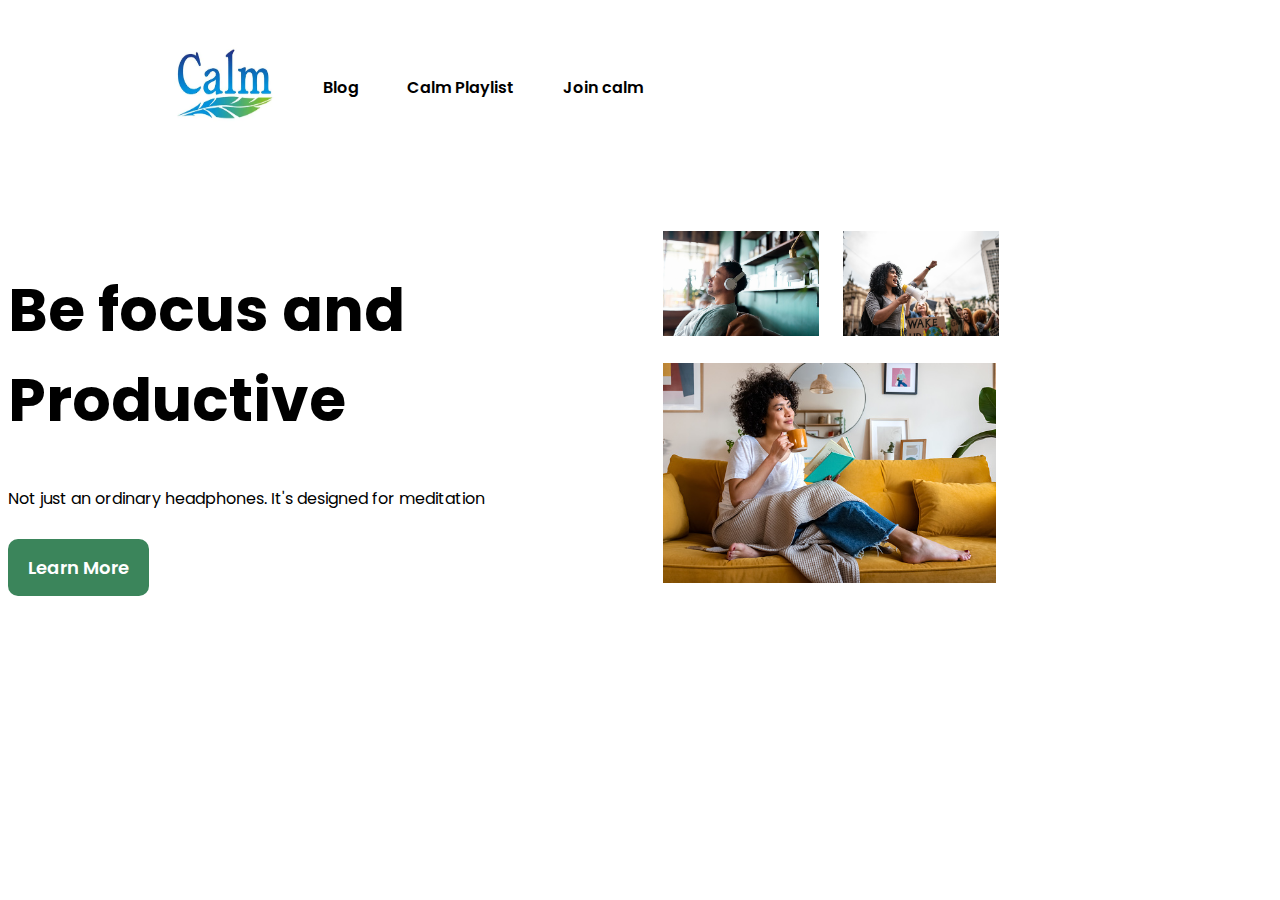
<file: Calm Website/index.html>
<!DOCTYPE html>
<html lang="en">
<head>
    <meta charset="UTF-8">
    <meta http-equiv="X-UA-Compatible" content="IE=edge">
    <meta name="viewport" content="width=device-width, initial-scale=1.0">
    <link rel="stylesheet" href="style.css">
    <link rel="preconnect" href="https://fonts.googleapis.com">
    <link rel="preconnect" href="https://fonts.gstatic.com" crossorigin>
    <link href="https://fonts.googleapis.com/css2?family=Poppins:wght@100;200&display=swap" rel="stylesheet">
    <title>Calm</title>
</head>
<body>
    <nav>
        <ul>
            <li><img src="logo.jpg" alt=""></li>
            <li>Blog</li>
            <li>Calm Playlist</li>
            <li>Join calm</li>
        </ul>
    </nav>
    <section>
        <div class="left-section">
            <h1>Be focus and <br>Productive</h1>
            <p>Not just an ordinary headphones. It's designed for meditation</p>
            <button>Learn More</button>
        </div>

        <div class="right-section">
            <div>
                <img src="img1.jpg" alt="">
                <img src="img2.jpg" alt="">
            </div>
                <img src="img3.jpg" alt="">
        </div>

        
    </section>
</body>
</html>
</file>
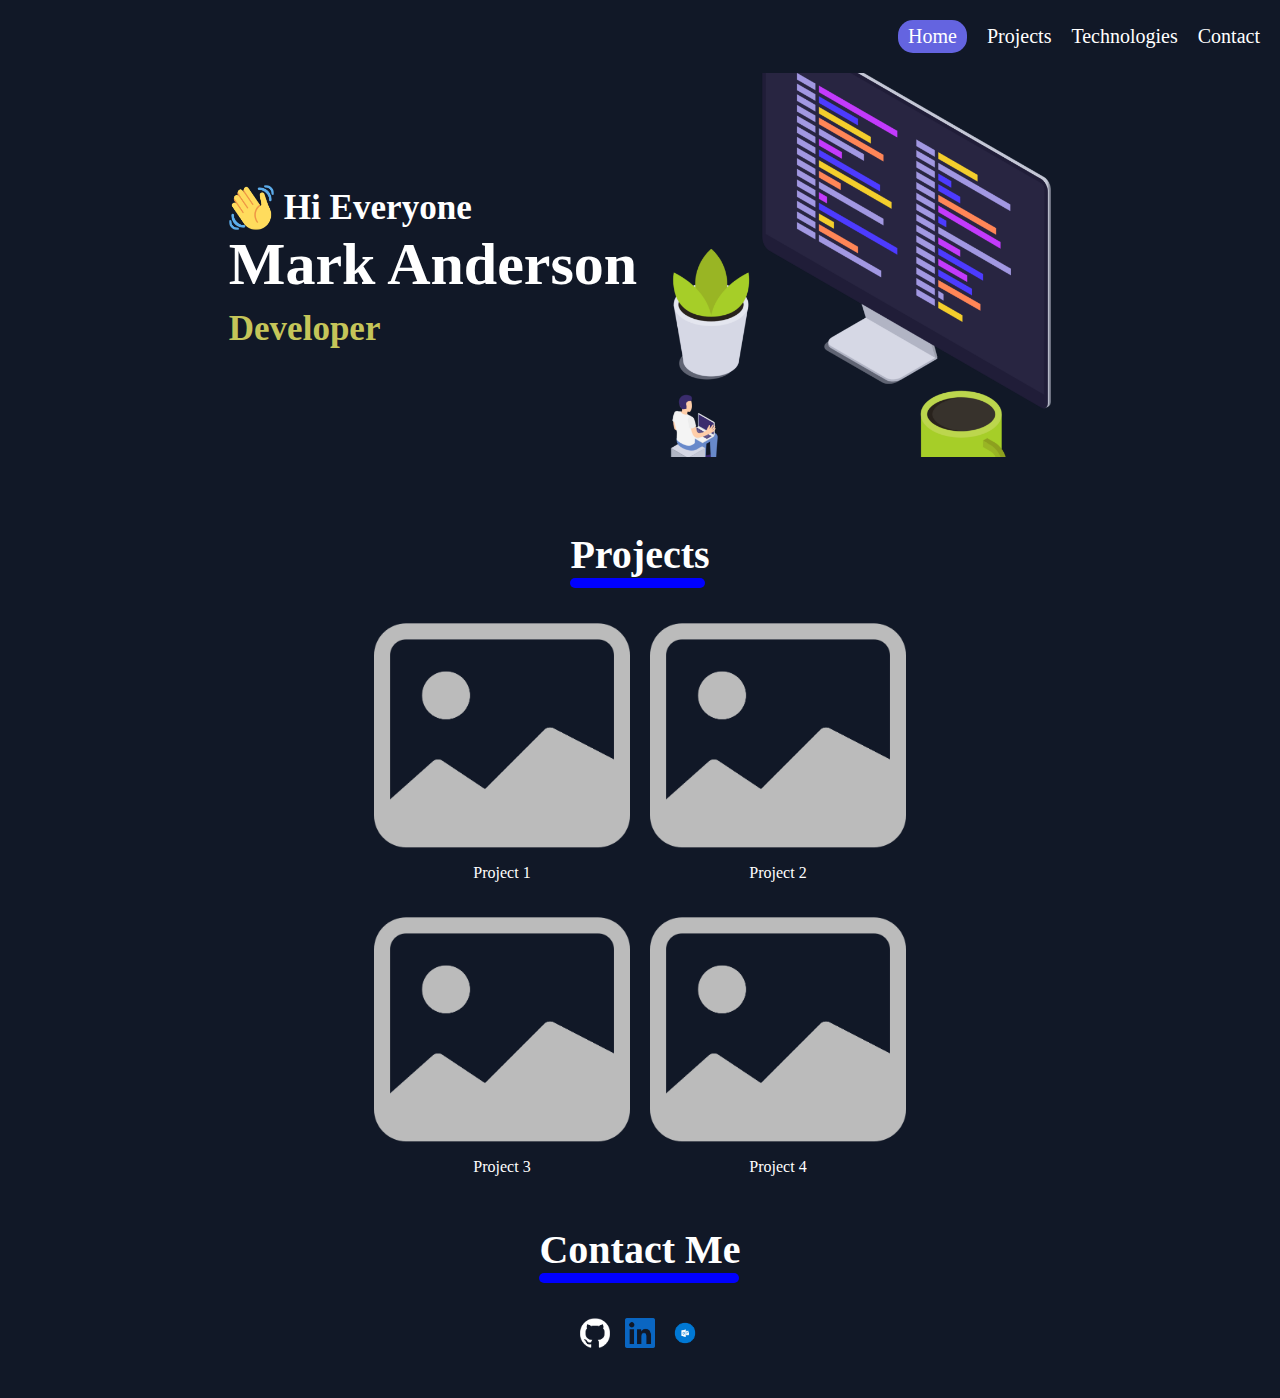
<file: Feb 10/index.html>
<!DOCTYPE html>
<html lang="en">
<head>
    <meta charset="UTF-8">
    <meta http-equiv="X-UA-Compatible" content="IE=edge">
    <meta name="viewport" content="width=device-width, initial-scale=1.0">
    <title>Document</title>
    <link rel="stylesheet" href="style.css">
</head>
<body>
    <header>
        <nav>
            <ul>
                <li class="home-option">Home</li>
                <li>Projects</li>
                <li>Technologies</li>
                <li>Contact</li>
            </ul>
            <div>
                <img src="assets/hambrger.png" alt="menu">
            </div>
        </nav>
        <section class="intro">
            <div class="intro-left">
                <div class="intro-line-1">
                    <img src="assets/waving-hand.png" alt="hello">
                    <h3>Hi Everyone</h3>
                </div>
                <div class="intro-line-2">
                    <h1>
                        Mark Anderson
                    </h1>
                    <h2>
                        Developer
                    </h2>
                </div>
            </div>
            <div class="intro-right">
                <img src="assets/pc-image.png" alt="pc-image">
            </div>
        </section>

    </header>
    <main>
        <section class="projects">
            <div>
                <h1>Projects</h1>
                <div class="horizontal-divider"></div>
            </div>
            <div class="project-list">
                <div class="project">
                    <img src="assets/image.png" alt="project-image">
                    <p>Project 1</p>
                </div>
                <div class="project">
                    <img src="assets/image.png" alt="project-image">
                    <p>Project 2</p>
                </div>
                <div class="project">
                    <img src="assets/image.png" alt="project-image">
                    <p>Project 3</p>
                </div>
                <div class="project">
                    <img src="assets/image.png" alt="project-image">
                    <p>Project 4</p>
                </div>
            </div>
        </section>
    </main>
    <footer>
        <section class="contact">
            <div>
                <h1>
                    Contact Me
                </h1>
                <div class="horizontal-divider-contact"></div>
            </div>
            <div class="socials">
                <img src="assets/github.png" alt="social">
                <img src="assets/linkedin.png" alt="social">
                <img src="assets/outlook.png" alt="social">
            </div>
        </section>
    </footer>
</body>
</html>
</file>
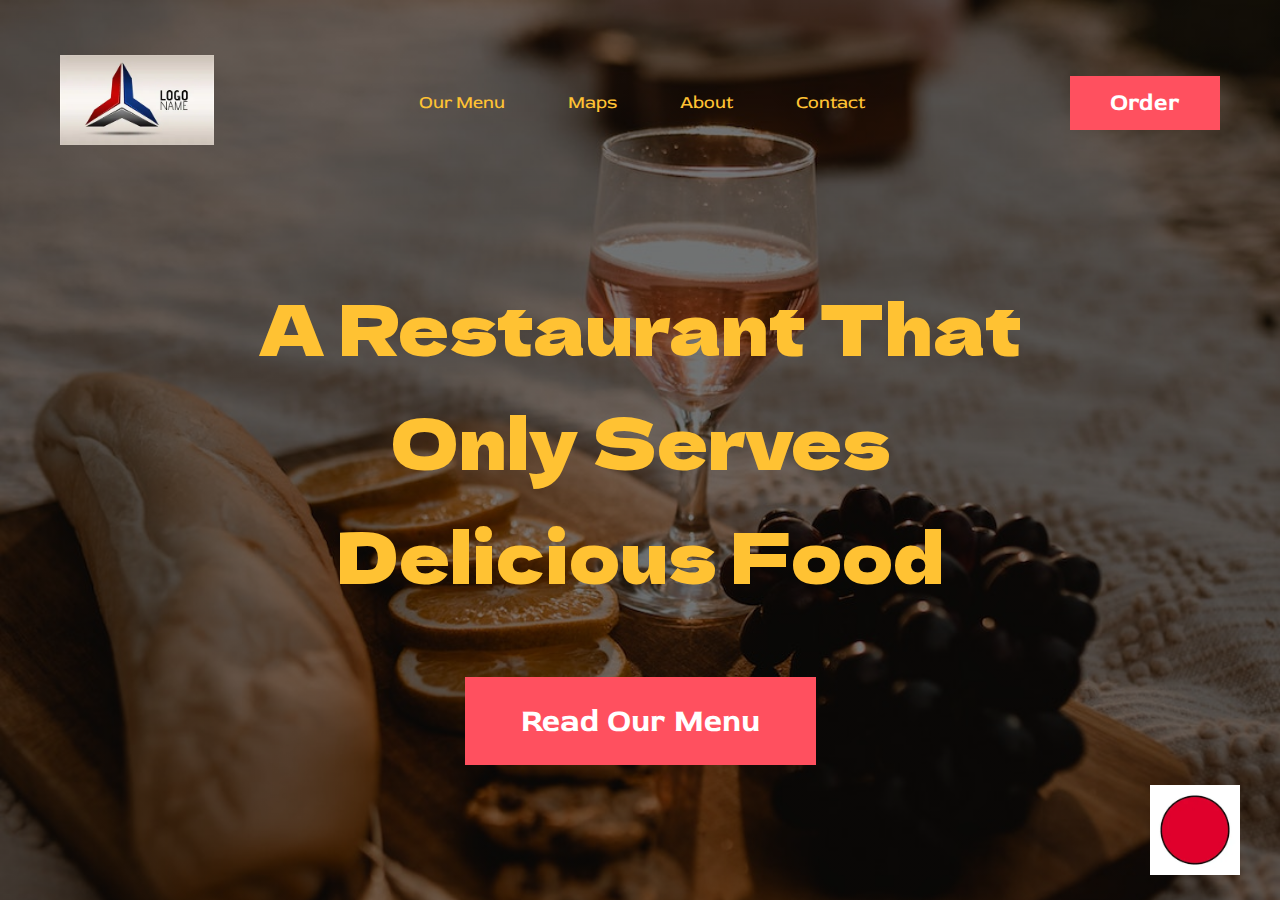
<file: Feb 3/index.html>
<!DOCTYPE html>
<html lang="en">
  <head>
    <meta charset="UTF-8" />
    <meta http-equiv="X-UA-Compatible" content="IE=edge" />
    <meta name="viewport" content="width=device-width, initial-scale=1.0" />
    <link rel="stylesheet" href="style.css" />
    <!-- Red Rose Font -->
    <link rel="preconnect" href="https://fonts.googleapis.com" />
    <link rel="preconnect" href="https://fonts.gstatic.com" crossorigin />
    <link
      href="https://fonts.googleapis.com/css2?family=Red+Rose:wght@300;400;500;600;700&display=swap"
      rel="stylesheet"
    />
    <!-- Dela Font -->
    <link rel="preconnect" href="https://fonts.googleapis.com" />
    <link rel="preconnect" href="https://fonts.gstatic.com" crossorigin />
    <link
      href="https://fonts.googleapis.com/css2?family=Dela+Gothic+One&display=swap"
      rel="stylesheet"
    />
    <title>Logo</title>
  </head>
  <body>
    <div class="container">
      <section aria-label="navbar">
        <nav class="navbar">
          <div class="logo">
            <img src="logo.jpg" alt="logo" class="logo" />
          </div>
          <div>
            <ul class="list">
              <li class="list-item">Our Menu</li>
              <li class="list-item">Maps</li>
              <li class="list-item">About</li>
              <li class="list-item">Contact</li>
            </ul>
          </div>
          <div>
            <button class="button-small">Order</button>
          </div>
        </nav>
      </section>
      <!-- Hero Section -->
      <section aria-label="hero">
        <div class="hero">
          <h1 class="hero-heading">
            A Restaurant That <br> Only Serves<br> Delicious Food
          </h1>
          <button class="button-large">Read Our Menu</button>
          <div class="bottom">
            
              <img src="th.jpg" alt="bottom-logo" />
            
          </div>
        </div>
      </section>
    </div>
  </body>
</html>
</file>
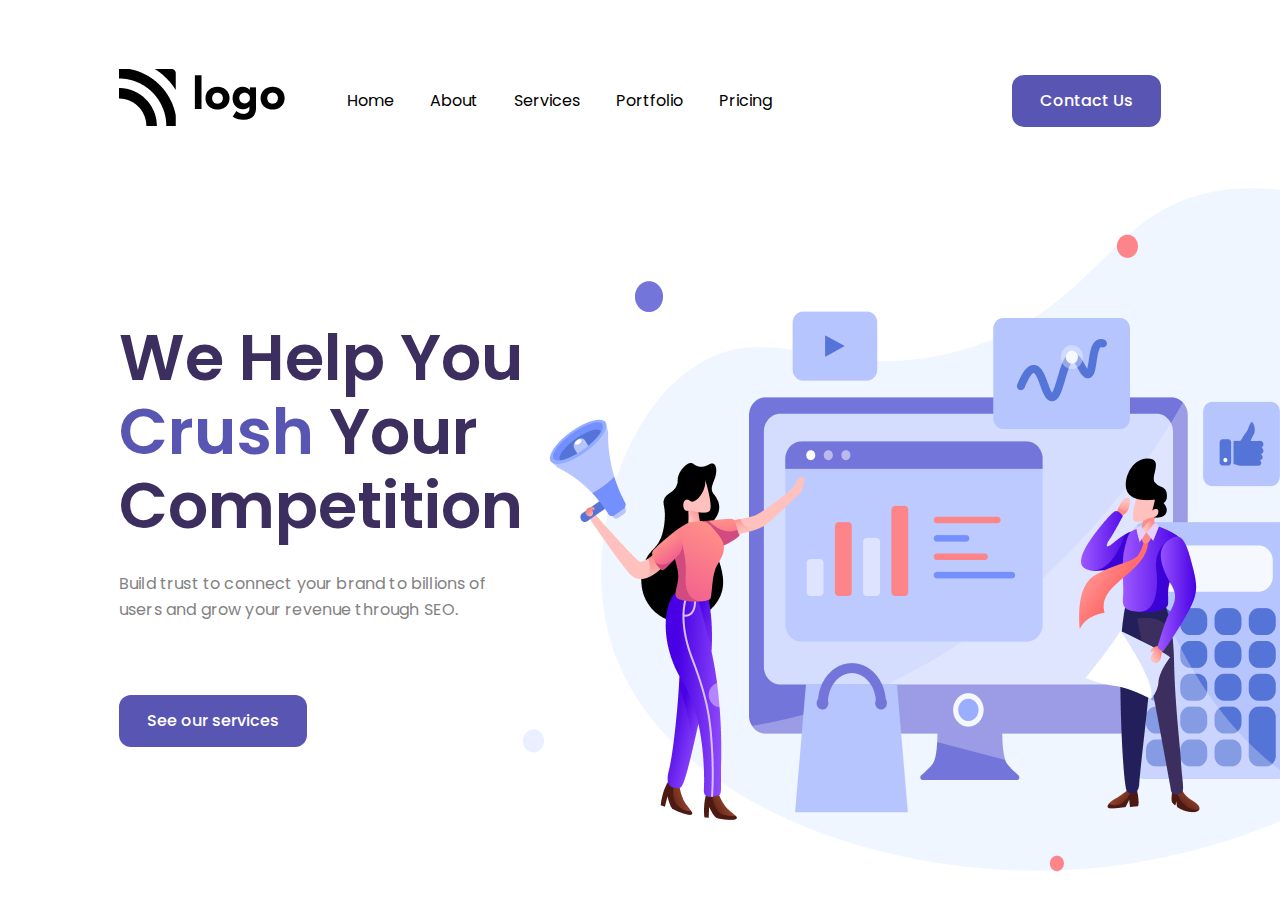
<file: Feb 4/index.html>
<!DOCTYPE html>
<html lang="en">
<head>
    <meta charset="UTF-8">
    <meta http-equiv="X-UA-Compatible" content="IE=edge">
    <meta name="viewport" content="width=device-width, initial-scale=1.0">
    
    <link rel="preconnect" href="https://fonts.googleapis.com" />
    <link rel="preconnect" href="https://fonts.gstatic.com" crossorigin />
    <link
      href="https://fonts.googleapis.com/css2?family=Poppins:wght@200;300;400;500;600;700;800&display=swap"
      rel="stylesheet"
    />
    <link rel="stylesheet" href="style.css">
    <title>logo</title>
</head>
<body>
    <div class="container">
        <nav>
            <div class="logo">
                <img src="logo.png" alt="">
            </div>
            <div class="grow-list">
                <ul class="list">
                    <li class="list-item">Home</li>
                    <li class="list-item">About</li>
                    <li class="list-item">Services</li>
                    <li class="list-item">Portfolio</li>
                    <li class="list-item">Pricing</li>
                </ul>
            </div>
            <div class="button">
                <button class="nav-button">Contact Us</button>
            </div>
        </nav>
        <section>
            <!-- Left section -->
            <div class="left-section">
                <h1>
                    We Help You <span>Crush</span> Your Competition
                </h1>
            
            <p>
                Build trust to connect your brand to billions of users and grow
                your revenue through SEO.
            </p>

            <button class="nav-button btn">See our services</button>

            </div>

            <!-- Right Section -->
            <div class="right-section">
                <img src="Header.png" alt="">
            </div>
        </section>
    </div>
</body>
</html>
</file>
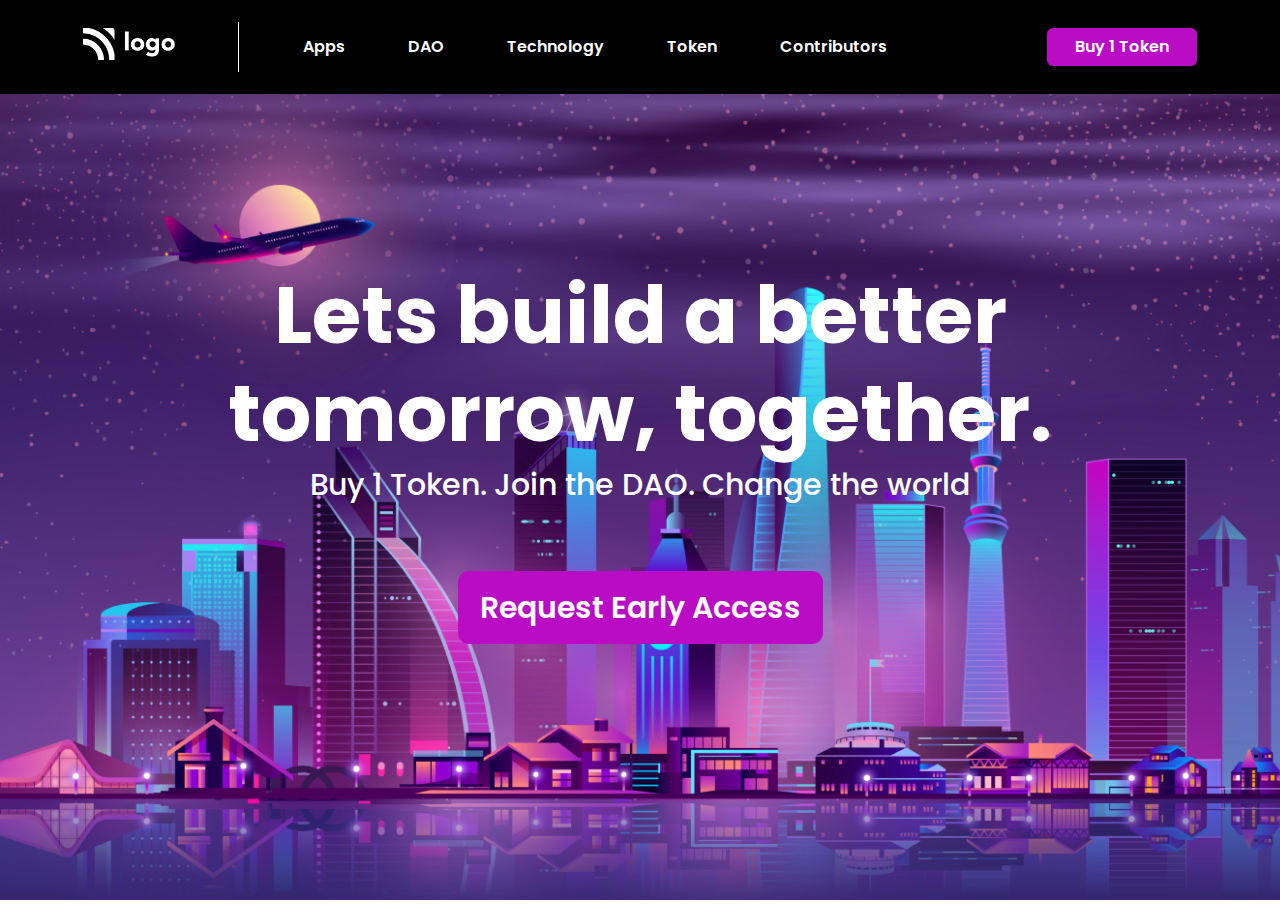
<file: Feb 5/index.html>
<!DOCTYPE html>
<html lang="en">
<head>
    <meta charset="UTF-8">
    <meta http-equiv="X-UA-Compatible" content="IE=edge">
    <meta name="viewport" content="width=device-width, initial-scale=1.0">
    <link rel="stylesheet" href="style.css" />
    <link rel="preconnect" href="https://fonts.googleapis.com" />
    <link rel="preconnect" href="https://fonts.gstatic.com" crossorigin />
    <link
      href="https://fonts.googleapis.com/css2?family=Poppins:wght@200;300;400;500;600;700;800&display=swap"
      rel="stylesheet"
    />
    <link rel="preconnect" href="https://fonts.googleapis.com" />
    <link rel="preconnect" href="https://fonts.gstatic.com" crossorigin />
    <link
      href="https://fonts.googleapis.com/css2?family=Montserrat:wght@600;700;800&display=swap"
      rel="stylesheet"
    />
    <title>Document</title>
</head>
<body>
    <div class="container">
        <nav class="navbar">
            <div>
                <img src="white-logo.png" alt="">
            </div>
            <div class="line"></div>
            <div class="grow-list">
                <ul class="list">
                    <li class="list-item">Apps</li>
                    <li class="list-item">DAO</li>
                    <li class="list-item">Technology</li>
                    <li class="list-item">Token</li>
                    <li class="list-item">Contributors</li>
                </ul>
            </div>
            <div>
                <button class="button-small">Buy 1 Token</button>
              </div>
        </nav>

        <section>
            <div class="main-section">
                <h1>Lets build a better tomorrow, together.</h1>
                <p>Buy 1 Token. Join the DAO. Change the world</p>

                <button class="button-large">Request Early Access</button>
            </div>
        </section>
    </div>
</body>
</html>
</file>
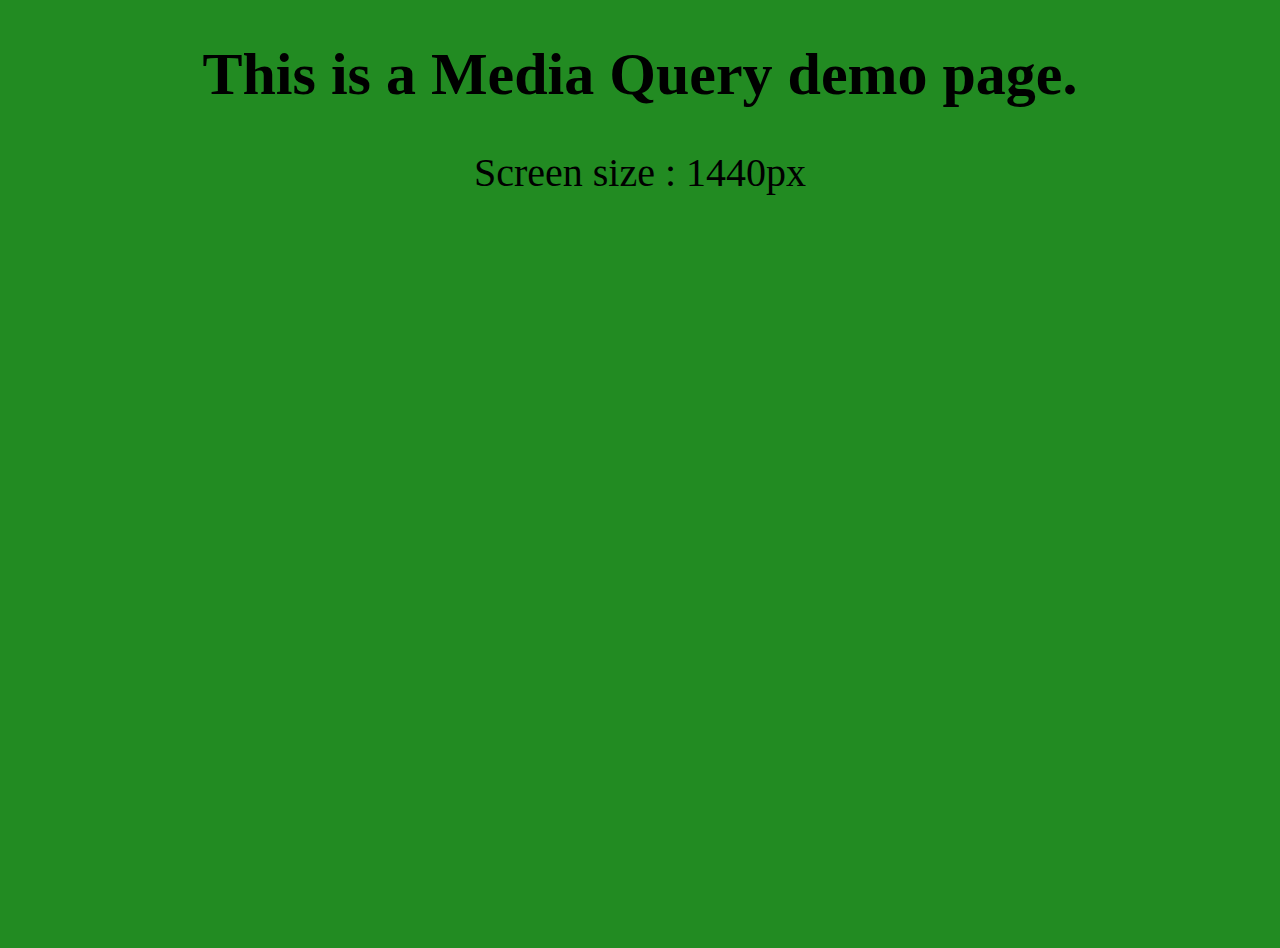
<file: Feb 9 Media Queries/index.html>
<!DOCTYPE html>
<html lang="en">
<head>
    <meta charset="UTF-8">
    <meta http-equiv="X-UA-Compatible" content="IE=edge">
    <meta name="viewport" content="width=device-width, initial-scale=1.0">
    <link rel="stylesheet" href="style.css">
    <title>Media Queries</title>
</head>
<body>
    <h1>This is a Media Query demo page.</h1>
    <p class="laptop_large">Screen size : 1440px</p>
    <p class="laptop">Screen size : 1024px</p>
    <p class="tablet">Screen size : 768px</p>
    <p class="mobile">Screen size : 425px</p>
</body>
</html>
</file>
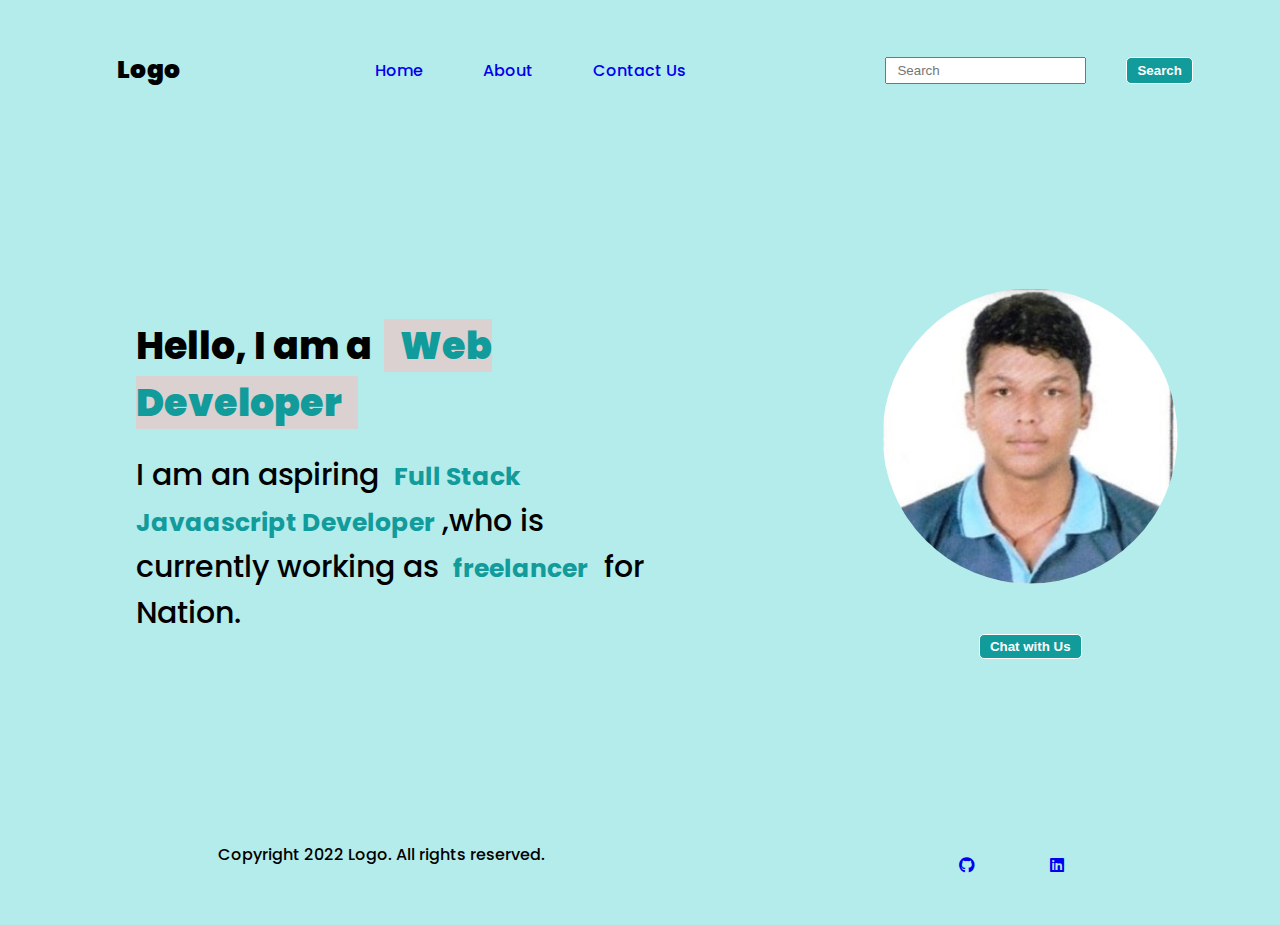
<file: Portfolio website/index.html>
<!DOCTYPE html>
<html lang="en">
<head>
    <meta charset="UTF-8">
    <meta http-equiv="X-UA-Compatible" content="IE=edge">
    <meta name="viewport" content="width=device-width, initial-scale=1.0">
    <title>Portfolio Website</title>
    <!-- Font Awesome -->
    <link rel="stylesheet" 
    href="https://cdnjs.cloudflare.com/ajax/libs/font-awesome/6.2.1/css/all.min.css">
    <!-- Font style -->
    <link rel="preconnect" href="https://fonts.googleapis.com">
    <link rel="preconnect" href="https://fonts.gstatic.com" crossorigin>
    <link href="https://fonts.googleapis.com/css2?family=Poppins:wght@100&display=swap" rel="stylesheet">

    <!-- Linking CSS -->
    <link rel="stylesheet" href="style.css">
</head>
<body>
    <!-- Header -->
    <header>
        <nav>
        <!-- logo -->
        <div class="logo">Logo</div>
        <!-- Menus -->
        <ul>
            <li><a href="#">Home</a></li>
            <li><a href="#">About</a></li>
            <li><a href="#">Contact Us</a></li>
        </ul>
        <!-- Search Box -->
        <div class="search-field">
            <input type="text" placeholder="Search">
            <button>Search</button>
        </div>
    </nav>
   
    </header>
    <!-- Main Section -->
    <section class="hero-section">
        <!-- Left Section -->
        <div class="hero-left-section">
            <h1>Hello, I am a <span>Web Developer</span></h1>
            <p>
               I am an aspiring <span>Full Stack  Javaascript Developer</span>,who is currently working as <span>freelancer</span> for Nation.  
            </p>
        </div>
        <!-- Right Section -->
        <div class="hero-right-section">
            <img src="IMG_20210203_133707.jpg" alt="">
            <!-- Chat Button -->
            <div class="hero-right-section-btn">
                <button>Chat with Us</button>
            </div>
        </div>
    </section>
    <footer class="footer">
        <p>Copyright 2022 Logo. All rights reserved.</p>
        <ul>
            <li><a href="https://github.com/JaydeepPatidar535" target="_blank"><i class="fa-brands fa-github"></i></a></li>
            <li><a href="http://www.linkedin.com/in/jaydeep-patidar-810a1b253" target="_blank"><i class="fa-brands fa-linkedin"></i></a></li>
            
        </ul>
    </footer>
    
</body>
</html>
</file>
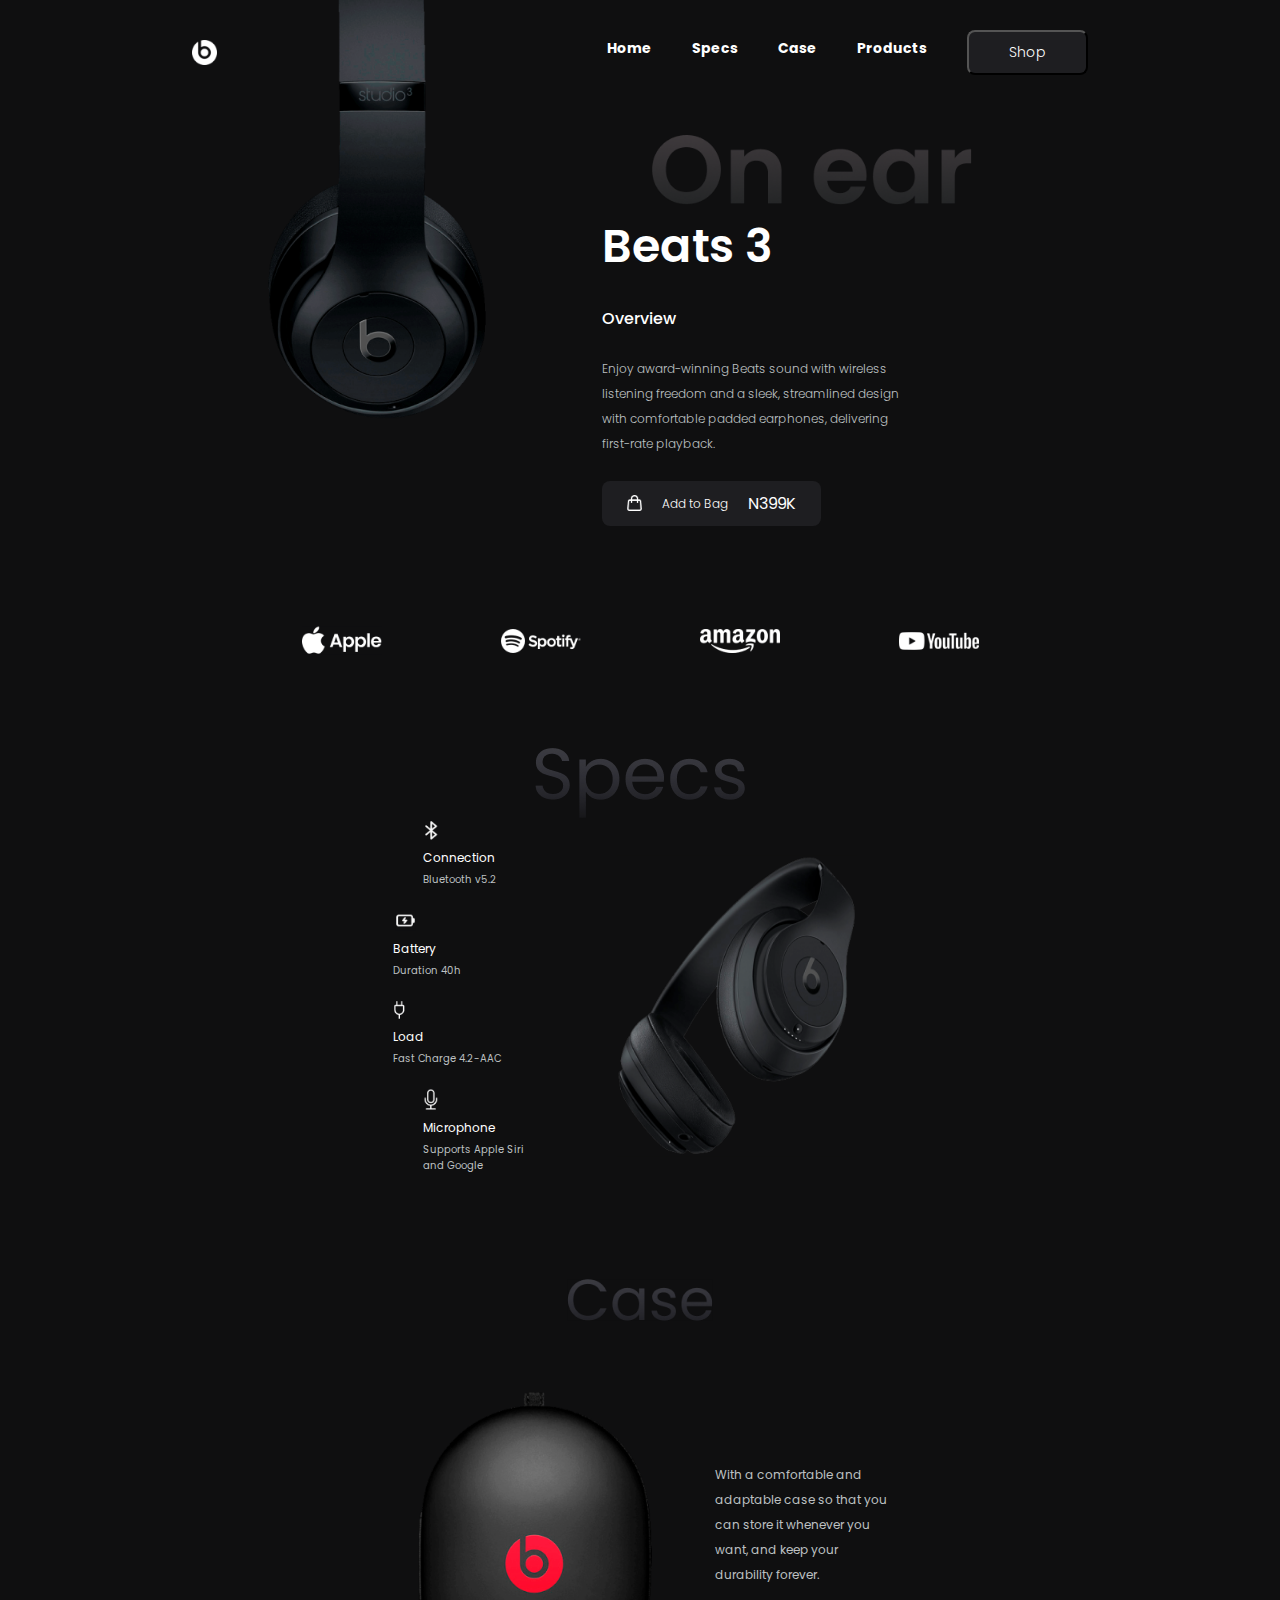
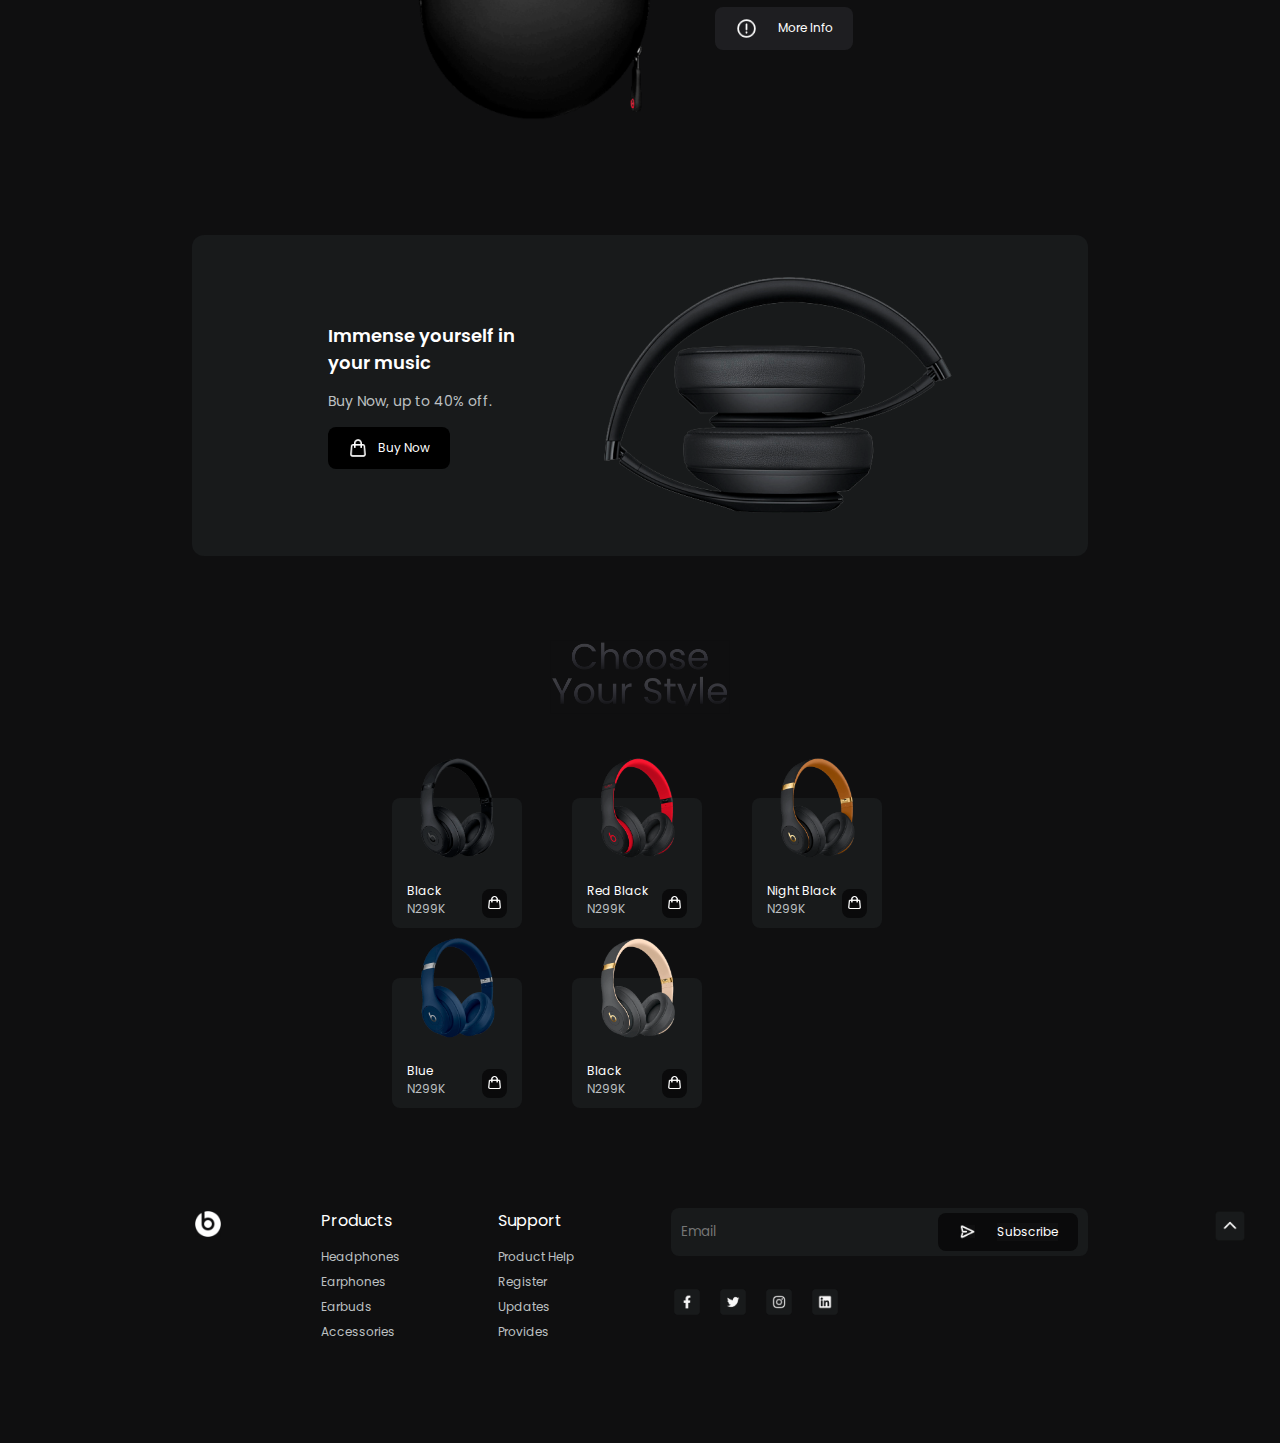
<file: Feb 11/Beats/index.html>
<!DOCTYPE html>
<html lang="en">
<head>
    <meta charset="UTF-8">
    <meta http-equiv="X-UA-Compatible" content="IE=edge">
    <meta name="viewport" content="width=device-width, initial-scale=1.0">
    <title>Beats</title>
    <link rel="stylesheet" href="style.css">

    <link rel="preconnect" href="https://fonts.googleapis.com" />
    <link rel="preconnect" href="https://fonts.gstatic.com" crossorigin />
    <link
      href="https://fonts.googleapis.com/css2?family=Poppins:wght@200;300;400;500;600;700;800;900&display=swap"
      rel="stylesheet"
    />
</head>
<body>

    <!-- creating navigation bar -->
    <nav>
        <img src="./Photos/beatsLogo.png" alt="logo" />
        <div class="nav-right-section">
            <ul>
              <li><a href="#">Home</a></li>
              <li><a href="#">Specs</a></li>
              <li><a href="#">Case</a></li>
              <li><a href="#">Products</a></li>
            </ul>
            <button>Shop</button>
          </div>
    </nav>

    <!-- creating main page -->
    <main>
        <img class="mainImg" src="./Photos/mainImage.png" alt="main image" />
        <div class="main">
            <img class="onEarImg" src="./Photos/onEar.png" alt="on ear logo" />
            <h1>Beats 3</h1>
            <h4>Overview</h4>
            <p>
              Enjoy award-winning Beats sound with wireless listening freedom and a
              sleek, streamlined design with comfortable padded earphones,
              delivering first-rate playback.
            </p>
            <div class="shopping-bag-section">
              <img src="./Icons/shoppingBag.png" alt="shopping bag" />
              <p>Add to Bag</p>
              <span>N399K</span>
            </div>
          </div>

    </main>
     <!-- section for adding social media icons -->
     <section class="social-media-section">
        <img src="./Photos/appleLogo.png" alt="apple logo" />
        <img src="./Photos/spotifyLogo.png" alt="spotify logo" />
        <img src="./Photos/amazonLogo.png" alt="amazon logo" />
        <img src="./Photos/youtubeLogo.png" alt="youtube logo" />
      </section>
  
      <!-- creating a new specification section -->
      <section class="specification">
        <!-- adding the specs logo -->
        <img
          class="specification-logo"
          src="./Icons/specsLogo.png"
          alt="specs logo"
        />
  
        <div class="specification-list">
          <!-- creating a division for holding all the specifications -->
          <div class="specification-list-items">
            <!-- creating a division for each specifications -->
            <div>
              <img src="./Icons/bluetooth.png" alt="bluetooth" />
              <p>Connection</p>
              <p>Bluetooth v5.2</p>
            </div>
  
            <div>
              <img src="./Icons/battery.png" alt="battery" />
              <p>Battery</p>
              <p>Duration 40h</p>
            </div>
  
            <div>
              <img src="./Icons/charger.png" alt="charger" />
              <p>Load</p>
              <p>Fast Charge 4.2-AAC</p>
            </div>
  
            <div>
              <img src="./Icons/mic.png" alt="mic" />
              <p>Microphone</p>
              <p>Supports Apple Siri and Google</p>
            </div>
          </div>
  
          <!-- adding an image with respect to the specification -->
          <img
            src="./Photos/specsImage.png"
            alt="specification headphone image"
          />
        </div>
      </section>
  
      <!-- creating a case section -->
      <section class="case">
        <!-- adding the case logo here -->
        <img class="case-logo" src="./Icons/caseLogo.png" alt="case logo" />
  
        <!-- creating a new division to wrap all case items -->
        <div class="case-item">
          <img
            class="case-item-img"
            src="./Photos/caseImage.png"
            alt="case image"
          />
  
          <div>
            <p>
              With a comfortable and adaptable case so that you can store it
              whenever you want, and keep your durability forever.
            </p>
            <p>
              <img src="./Icons/group.png" alt="group" />
              More Info
            </p>
          </div>
        </div>
      </section>
  
      <!-- section to allow user to buy a product -->
      <section class="buy-product">
        <div>
          <h3>Immense yourself in your music</h3>
          <p>Buy Now, up to 40% off.</p>
          <div>
            <img src="./Icons/shoppingBag.png" alt="shopping bag" />
            <p>Buy Now</p>
          </div>
        </div>
  
        <img src="./Photos/buyNowSectionImage.png" alt="buy now" />
      </section>
  
      <!-- creating a product section to display the items -->
      <section class="product">
        <!-- adding the choose style logo -->
        <img class="product-logo" src="./Icons/productLogo.png" alt="logo" />
  
        <!-- creating a new division for adding all the products to showcase to user -->
        <div class="product-items">
          <!-- creating card for product -->
          <div class="product-card">
            <img class="product-img" src="./Photos/black.png" alt="black" />
            <div class="product-info">
              <p>
                Black <br />
                <span>N299K</span>
              </p>
  
              <div>
                <img src="./Icons/shoppingBag.png" alt="shopping bag" />
              </div>
            </div>
          </div>
  
          <!-- creating card for product -->
          <div class="product-card">
            <img
              class="product-img"
              src="./Photos/redBlack.png"
              alt="red black"
            />
            <div class="product-info">
              <p>
                Red Black <br />
                <span>N299K</span>
              </p>
  
              <div>
                <img src="./Icons/shoppingBag.png" alt="shopping bag" />
              </div>
            </div>
          </div>
  
          <!-- creating card for product -->
          <div class="product-card">
            <img
              class="product-img"
              src="./Photos/nightBlack.png"
              alt="Night Black"
            />
            <div class="product-info">
              <p>
                Night Black <br />
                <span>N299K</span>
              </p>
  
              <div>
                <img src="./Icons/shoppingBag.png" alt="shopping bag" />
              </div>
            </div>
          </div>
  
          <!-- creating card for product -->
          <div class="product-card">
            <img class="product-img" src="./Photos/blue.png" alt="blue" />
            <div class="product-info">
              <p>
                Blue <br />
                <span>N299K</span>
              </p>
  
              <div>
                <img src="./Icons/shoppingBag.png" alt="shopping bag" />
              </div>
            </div>
          </div>
  
          <!-- creating card for product -->
          <div class="product-card">
            <img
              class="product-img"
              src="./Photos/twilightGray.png"
              alt="twilight"
            />
            <div class="product-info">
              <p>
                Black <br />
                <span>N299K</span>
              </p>
  
              <div>
                <img src="./Icons/shoppingBag.png" alt="shopping bag" />
              </div>
            </div>
          </div>
        </div>
      </section>
  
      <!-- designing the footer area of the website -->
      <footer>
        <img class="footer-logo" src="./Photos/beatsLogo.png" alt="logo" />
  
        <!-- creating the product navigation menu -->
        <ul>
          <li><a href="#">Products</a></li>
          <li><a href="#">Headphones</a></li>
          <li><a href="#">Earphones</a></li>
          <li><a href="#">Earbuds</a></li>
          <li><a href="#">Accessories</a></li>
        </ul>
  
        <!-- creating the support navigation menu -->
        <ul>
          <li><a href="#">Support</a></li>
          <li><a href="#">Product Help</a></li>
          <li><a href="#">Register</a></li>
          <li><a href="#">Updates</a></li>
          <li><a href="#">Provides</a></li>
        </ul>
  
        <!-- adding subscribe and social media icon buttons -->
        <div class="footer-subscription">
          <!-- adding the division for subscribe -->
          <div>
            <input type="email" placeholder="Email" />
            <div class="subscribe-button">
              <img src="./Icons/rightArrow.png" alt="rightArrow" />
              <p>Subscribe</p>
            </div>
          </div>
  
          <!-- social media icons -->
          <div>
            <img src="./Icons/facebook.png" alt="facebook" />
            <img src="./Icons/twitter.png" alt="twitter" />
            <img src="./Icons/instagram.png" alt="instagram" />
            <img src="./Icons/linkedin.png" alt="linkedin" />
          </div>
        </div>
  
        <!-- adding top arrow for icon for moving the page to top -->
        <img class="arrow-up" src="./Icons/upArrow.png" alt="upArrow" />
      </footer>
</body>
</html>
</file>
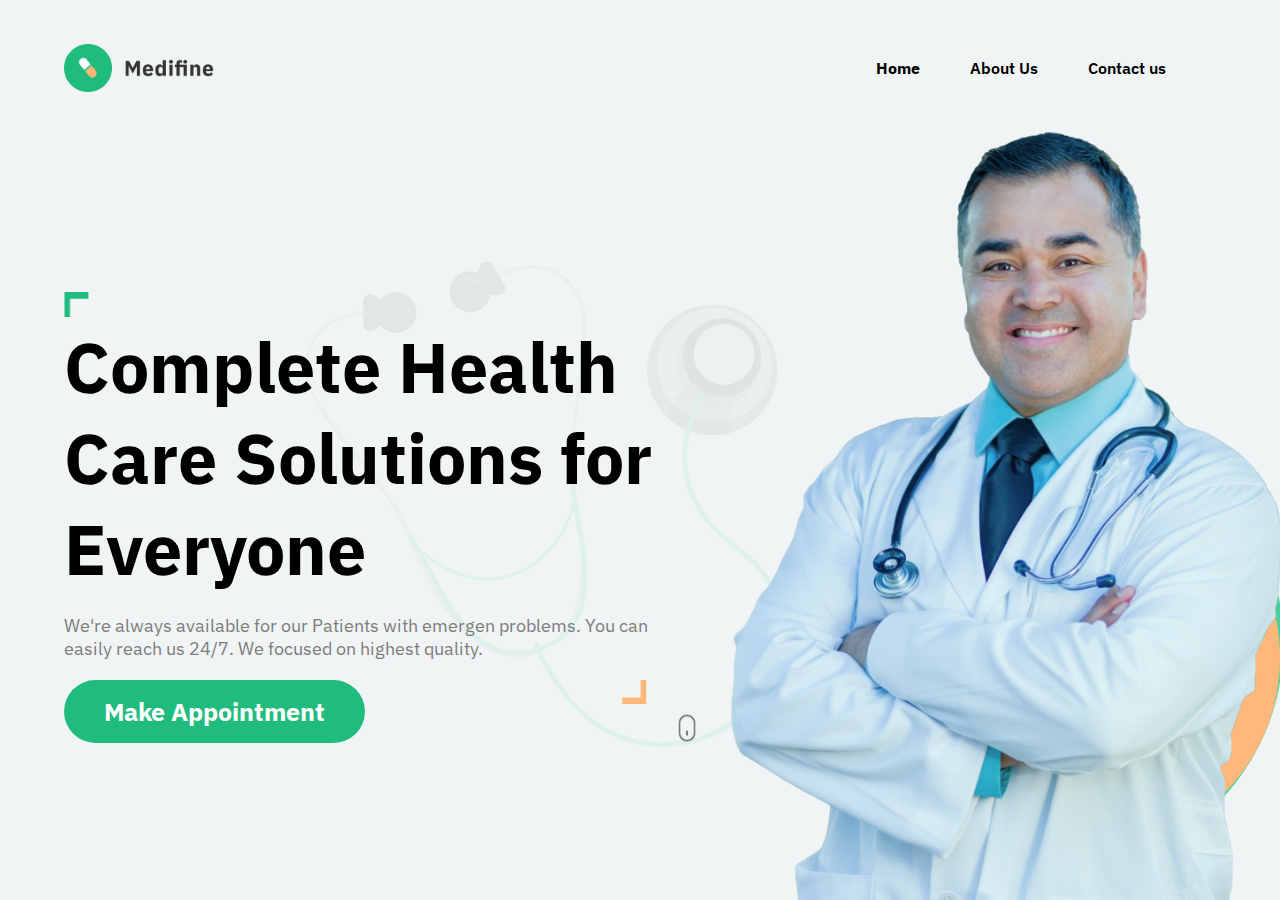
<file: Feb 11/Multi webpage/index.html>
<!DOCTYPE html>
<html lang="en">
  <head>
    <meta charset="UTF-8" />
    <meta http-equiv="X-UA-Compatible" content="IE=edge" />
    <meta name="viewport" content="width=device-width, initial-scale=1.0" />
    <title>Hospital Page</title>

    <!-- adding the google font -->
    <link rel="preconnect" href="https://fonts.googleapis.com" />
    <link rel="preconnect" href="https://fonts.gstatic.com" crossorigin />
    <link
      href="https://fonts.googleapis.com/css2?family=IBM+Plex+Sans:wght@200;300;400;500;600;700&family=Poppins:wght@200;300;400;500;600;700;800;900&display=swap"
      rel="stylesheet"
    />

    <!-- adding the css file -->
    <link rel="stylesheet" href="./style.css" />
  </head>

  <body>
    <!-- creating the navigation menu -->
    <nav>
      <img src="./images/logo.png" alt="logo" />
      <a href="/"></a>
      <ul>
        <li><a href="/">Home</a></li>
        <li><a href="./about/about.html">About Us</a></li>
        <li><a href="./contact/contact.html">Contact us</a></li>
      </ul>
    </nav>

    <!-- creating the hero section -->
    <main>
      <!-- creating the left section -->
      <section class="leftSection">
        <img class="topAngle" src="./images/topAngle.png" alt="topAngle" />
        <h1>Complete Health Care Solutions for Everyone</h1>
        <p>
          We're always available for our Patients with emergen problems. You can
          easily reach us 24/7. We focused on highest quality.
        </p>
        <img
          class="bottomAngle"
          src="./images/bottomAngle.png"
          alt="bottomAngle"
        />
        <img
          class="stethoscope"
          src="./images/stethoscope.png"
          alt="stethoscope"
        />
        <button>Make Appointment</button>
        <img class="mouse" src="./images/mouse.png" alt="mouse" />
      </section>

      <!-- creating the right section -->
      <section class="rightSection">
        <img class="greenBox" src="./images/greenBox.png" alt="greenBox" />
        <img class="yellowBox" src="./images/yellowBox.png" alt="yellowBox" />
        <img class="doctor" src="./images/doctor.png" alt="doctor" />
      </section>
    </main>
  </body>
</html>
</file>
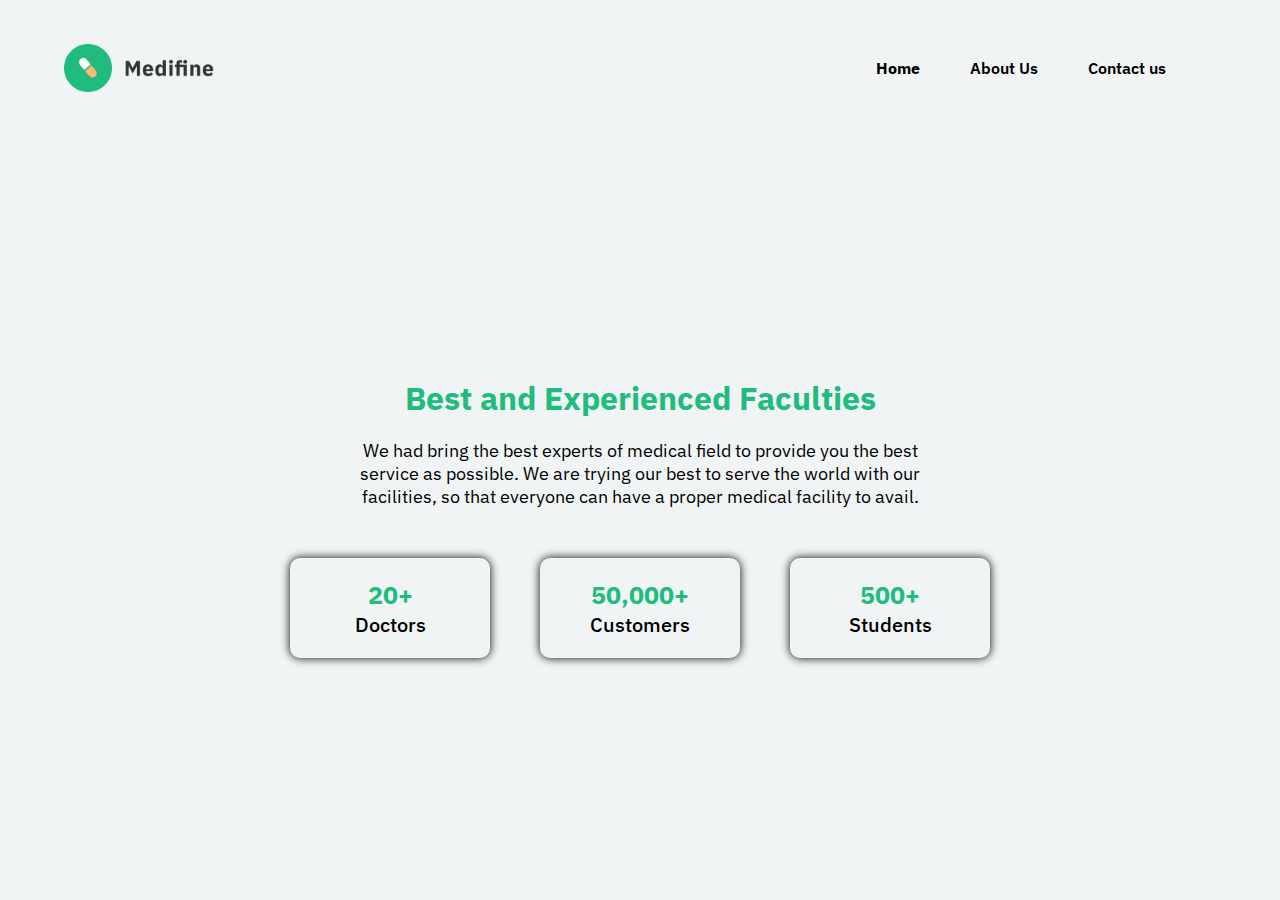
<file: Feb 11/Multi webpage/about/about.html>
<!DOCTYPE html>
<html lang="en">
  <head>
    <meta charset="UTF-8" />
    <meta http-equiv="X-UA-Compatible" content="IE=edge" />
    <meta name="viewport" content="width=device-width, initial-scale=1.0" />
    <title>Hospital Page</title>

    <!-- adding the google font -->
    <link rel="preconnect" href="https://fonts.googleapis.com" />
    <link rel="preconnect" href="https://fonts.gstatic.com" crossorigin />
    <link
      href="https://fonts.googleapis.com/css2?family=IBM+Plex+Sans:wght@200;300;400;500;600;700&family=Poppins:wght@200;300;400;500;600;700;800;900&display=swap"
      rel="stylesheet"
    />

    <!-- adding the css file -->
    <link rel="stylesheet" href="./about.css" />
  </head>

  <body>
    <!-- creating the navigation menu -->
    <nav>
      <img src="../images/logo.png" alt="logo" />
      <a href="/"></a>
      <ul>
        <li><a href="/">Home</a></li>
        <li><a href="/about/about.html">About Us</a></li>
        <li><a href="/contact/contact.html">Contact us</a></li>
      </ul>
    </nav>

    <!-- creating the main section -->
    <main>
      <!-- adding the hospital details -->
      <div class="hospitalDescription">
        <h1>Best and Experienced Faculties</h1>
        <p>
          We had bring the best experts of medical field to provide you the best
          service as possible. We are trying our best to serve the world with
          our facilities, so that everyone can have a proper medical facility to
          avail.
        </p>
      </div>

      <!-- adding the achievement cards -->
      <div class="achievement">
        <div class="achievementCard">
          <span>20+</span>
          <p>Doctors</p>
        </div>

        <div class="achievementCard">
          <span>50,000+</span>
          <p>Customers</p>
        </div>

        <div class="achievementCard">
          <span>500+</span>
          <p>Students</p>
        </div>
      </div>
    </main>
  </body>
</html>
</file>
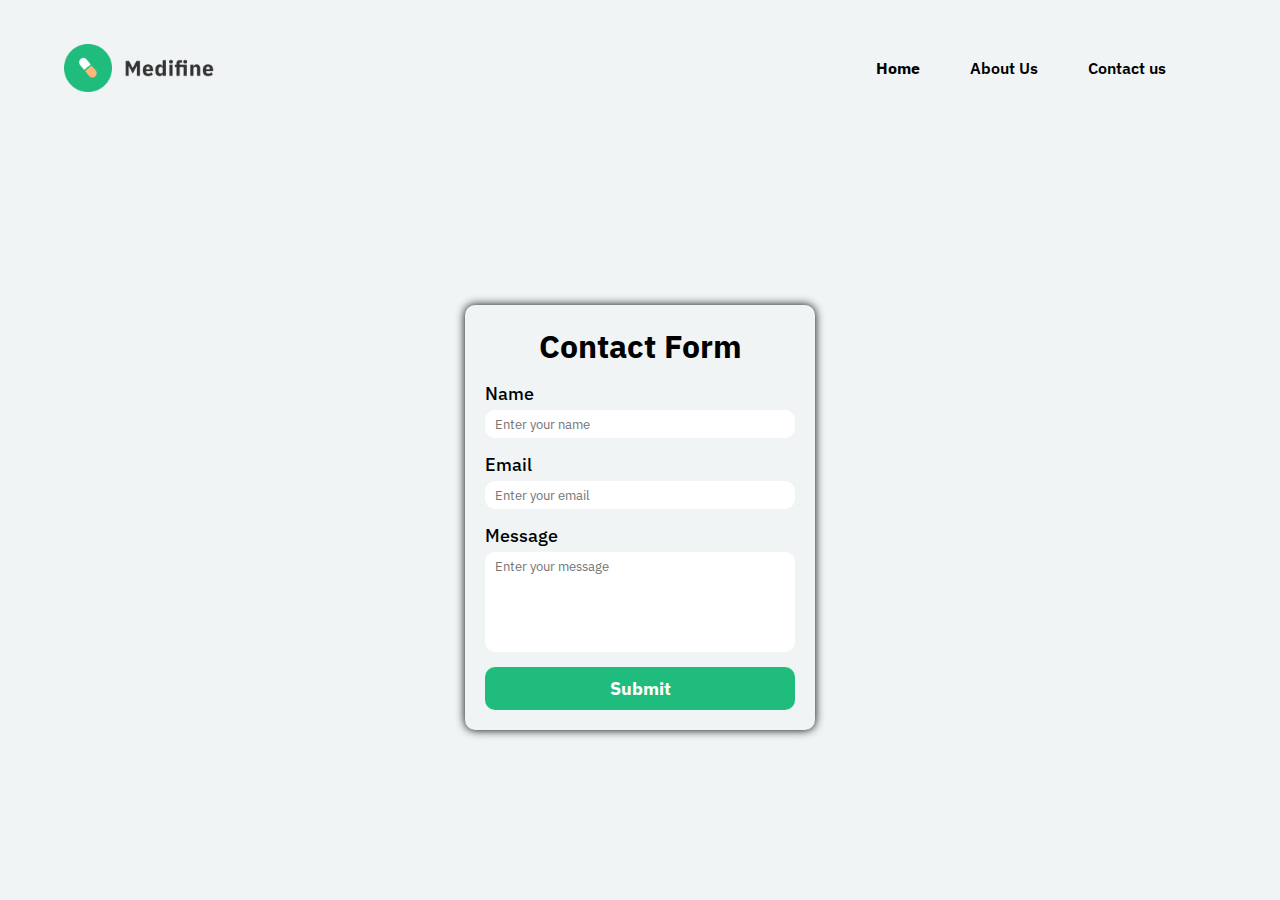
<file: Feb 11/Multi webpage/contact/contact.html>
<!DOCTYPE html>
<html lang="en">
  <head>
    <meta charset="UTF-8" />
    <meta http-equiv="X-UA-Compatible" content="IE=edge" />
    <meta name="viewport" content="width=device-width, initial-scale=1.0" />
    <title>Hospital Page</title>

    <!-- adding the google font -->
    <link rel="preconnect" href="https://fonts.googleapis.com" />
    <link rel="preconnect" href="https://fonts.gstatic.com" crossorigin />
    <link
      href="https://fonts.googleapis.com/css2?family=IBM+Plex+Sans:wght@200;300;400;500;600;700&family=Poppins:wght@200;300;400;500;600;700;800;900&display=swap"
      rel="stylesheet"
    />

    <!-- adding the css file -->
    <link rel="stylesheet" href="./contact.css" />
  </head>

  <body>
    <!-- creating the navigation menu -->
    <nav>
        <img src="../images/logo.png" alt="logo" />
        <a href="/"></a>
        <ul>
          <li><a href="/">Home</a></li>
          <li><a href="/about/about.html">About Us</a></li>
          <li><a href="/contact/contact.html">Contact us</a></li>
        </ul>
      </nav>

      <!-- creating the main section -->
      <main>
        <!-- creating the contact form -->
        <form>
          <h1>Contact Form</h1>

          <div>
            <label>Name</label>
            <input type="text" placeholder="Enter your name">
          </div>

          <div>
            <label>Email</label>
            <input type="text" placeholder="Enter your email">
          </div>

          <div>
            <label>Message</label>
            <textarea placeholder="Enter your message"></textarea>
          </div>

          <button>Submit</button>
        </form>
      </main>
  </body>
</html>
</file>
<file: Calm Website/style.css>
*{
    margin: 5;
    padding: 5;
    box-sizing: border-box;
    background-color: #fff;
    font-family: 'Poppins', sans-serif;
}

nav{
    padding: 20px 10%;
    height: 15vh;
}
nav ul{
    display: flex;
    align-items: center;
}
nav ul li{
    list-style: none;
    margin-right: 5%;
    font-weight: 600;
}

nav ul li img{
    height: 80px;
    width: 100px;
}

section{
    display: flex;
    align-items: center;
    justify-content: center;
}

.left-section{
    width: 50%;
}

.left-section h1{
    font-size: 60px;
}

.left-section p{
    margin: 5% 0;
}

.left-section button {
    padding: 15px 20px;
    font-size: 18px;
    color: white;
    font-weight: 600;
    border: none;
    background-color: #3b855b;
    border-radius: 10px;
  }
  .right-section {
    width: 60%;
    padding: 7%;
  }
  
  .right-section div img {
    width: 30%;
  }
  
  .right-section div img:first-child {
    margin-right: 20px;
  }
  
  .right-section div img{
    margin-bottom: 20px;
  }
  
  .right-section  > img {
    width: 64%;
    height: 220px;
  }
</file>
<file: Feb 10/style.css>
*{
    margin: 0;
    padding: 0;
    box-sizing: border-box;
    background-color: #111827;
    color: white;
}
img:hover{
    cursor: pointer;
}
nav{
    margin: 20px;
}
nav ul{
    display: flex;
    flex-direction: row;
    justify-content: right;
    align-items: center;
    gap: 20px;
}
nav ul li{
    list-style-type: none;
    font-size: 20px;
}
img[alt="menu"]{
    width: 20px;
    display: none;
}
.home-option{
    padding: 5px 10px;
    background: rgb(100, 100, 224);
    border-radius: 15px;
}

.intro{
    max-width: 100vw;
    margin: 20px;
    display: flex;
    flex-direction: row;
    justify-content: center;
    align-items: center;
    gap: 30px;
}
.intro-line-1{
    display: flex;
    flex-direction: row;
    align-items: center;
    gap: 10px;
    font-size: 30px;
}
.intro-line-2{
    display: flex;
    flex-direction: column;
    justify-content: center;
    gap: 10px;
}
.intro-line-2 h1{
    font-size: 60px;
}
.intro-line-2 h2{
    font-size: 35px;
    color: rgb(197, 197, 89);
}
.projects{
    margin-top: 70px;
    display: flex;
    flex-direction: column;
    justify-content: center;
    align-items: center;
}
.projects div h1{
    font-size: 40px;
}
.horizontal-divider{
    height: 10px;
    width: 135px;
    background-color: blue;
    border-radius: 20px;
    margin-bottom: 20px;
}
.project-list{
    display: grid;
    grid-template-columns: 1fr 1fr;
    align-items: center;
    justify-content: center;
    row-gap: 20px;
     column-gap: 20px; 
}
img[alt="hello"]{
    height: 45px;
}
img[alt="pc-image"]{
    width: 30vw;
}
img[alt="project-image"]{
    width: 20vw;
}
.project{
    display: flex;
    flex-direction: column;
    justify-content: center;
    align-items: center;
}
.contact{
    margin: 50px;
    display: flex;
    flex-direction: column;
    justify-content: center;
    align-items: center;
    gap: 15px;

}
.contact div h1{
    font-size: 40px;
}
.horizontal-divider-contact{
    height: 10px;
    width: 200px;
    background-color: blue;
    border-radius: 20px;
    margin-bottom: 20px;
}
.socials{
    display: flex;
    justify-content: center;
    align-items: center;
    gap: 15px;
}
img[alt="social"]{
    width: 30px;
}

@media screen and (max-width: 576px) {
    nav ul{
        display: none;
    }
    img[alt="menu"]{
        display: block;
    }
    .intro{
        display: flex;
        flex-direction: column;
    }
    img[alt="pc-image"]{
        width: 60vw;
    }
    .intro-line-1{
        display: flex;
        flex-direction: column;
        justify-content: center;
        align-items: center;
        gap: 10px;
        font-size: 20px;
    }
    .intro-line-2 h1{
        font-size: 40px;
    }
    .intro-line-2 h2{
        font-size: 25px;
        text-align: center;
    }
    .project-list{
        display: grid;
        grid-template-columns: 1fr;
        align-items: center;
        justify-content: center;
        row-gap: 20px;
        column-gap: 20px; 
    }
    img[alt="project-image"]{
        width: 55vw;
    }
    .projects div h1{
        font-size: 35px;
    }
    .contact div h1{
        font-size: 35px;
    }
    .horizontal-divider-contact{
        height: 10px;
        width: 180px;
        background-color: blue;
        border-radius: 20px;
        margin-bottom: 20px;
    }
    

}
</file>
<file: Feb 3/style.css>
* {
    margin: 0;
    padding: 0;
    box-sizing: border-box;
    font-family: "Red Rose", cursive;
  }
  
  body {
    width: 100%;
    height: 100%;
    background-image: linear-gradient(rgba(0, 0, 0, 0.5), rgba(0, 0, 0, 0.5)),
      url("pexels-maxyne-barcel-10402282.jpg");
    background-size: cover;
    background-attachment: fixed;
  }
   
  .navbar {
    display: flex;
    justify-content: space-between;
    align-items: center;
    padding: 0 60px 0 60px;
    margin-top: 55px;
  }
  
  .list {
    display: flex;
    align-items: center;
    gap: 63px;
    list-style: none;
    font-family: "Red Rose";
    font-style: normal;
    font-weight: 400;
    font-size: 18px;
    line-height: 22px;
    color: #ffc233;
  }
  
  .logo,
  .list-item {
    cursor: pointer;
  }
  
  .button-small {
    padding: 12px 40px;
    background-color: #ff505f;
    border: none;
    font-family: "Red Rose";
    font-style: normal;
    font-weight: 700;
    font-size: 24px;
    line-height: 30px;
    color: #ffffff;
    cursor: pointer;
  }

  .hero {
    max-width: 1154px;
    margin: 0 auto;
    text-align: center;
    margin-top: 119px;
  }
  
  .hero-heading {
    font-family: "Dela Gothic One", cursive;
    font-style: normal;
    font-weight: 400;
    font-size: 70px;
    line-height: 114px;
    margin: 2px 10px;
    /* or 110% */
    color: #ffc233;
  }
  
  .button-large {
    background: #ff505f;
    font-family: "Red Rose";
    font-style: normal;
    font-weight: 700;
    font-size: 32px;
    line-height: 40px;
    color: #ffffff;
    border: none;
    padding: 24px 56px;
    margin-top: 64px;
    cursor: pointer;
  }
  
  .bottom {
    position: absolute;
    bottom: 20px;
    right: 40px;
  }

  .logo img{
    height: 90px;
  }

 .bottom img{
    height: 90px;
  }
</file>
<file: Feb 4/style.css>
*{
    margin: 0;
    padding: 0;
    box-sizing: border-box;
    font-family: "Poppins", sans-serif;
}

.container {
    max-width: 130rem;
    margin: 0 auto;
    padding: 0 119px;
  }

  .container nav{
    display: flex;
    align-items: center;
    justify-content: space-between;
    margin-top: 69px;
  }

  .grow-list{
    flex-grow: 1;
    padding-left: 62px
  }

  .list{
    display: flex;
    list-style: none;
    align-items: center;
    gap: 36px;
    font-family: "Poppins";
    font-style: normal;
    font-weight: 400;
     font-size: 16px;
     line-height: 24px;
    color: #000;
  }

  .list li {
    cursor: pointer;
  }
  
  .list li:hover {
    color: #5955b3;
  }

  .nav-button {
    padding: 14px 28px;
    background-color: #5955b3;
    border: none;
    border-radius: 12px;
    font-family: "Poppins";
    font-style: normal;
    font-weight: 500;
    font-size: 16px;
    line-height: 24px;
    display: flex;
    align-items: center;
    text-align: center;
    color: #ffffff;
  }
  
  section {
    display: flex;
    align-items: center;
    justify-content: space-between;
    margin-top: 55px;
  }

.left-section h1{
    font-family: "Poppins";
  font-style: normal;
  font-weight: 600;
  font-size: 64px;
  line-height: 74px;
  color: #3c2f60;
}
.left-section h1 span{
    color: #5955b3;
  }

  .left-section p{
    font-family: "Poppins";
  font-style: normal;
  font-weight: 400;
  font-size: 16px;
  line-height: 26px;
  letter-spacing: 0.01em;
  color: #828282;
  margin-top: 28px;
  }

  .btn {
    margin-top: 72px;
  }
</file>
<file: Feb 5/style.css>
* {
    margin: 0;
    padding: 0;
    box-sizing: border-box;
    font-family: "Poppins", sans-serif;
  }

  .navbar {
    display: flex;
    justify-content: space-between;
    align-items: center;
    padding: 31px 83px;
    height: 94px;
    background-color: #000;
  }
  
  .grow-list {
    flex-grow: 1;
  }

  img {
    width: 92px;
    height: 32px;
    cursor: pointer;
  }

  .line {
    width: 1px;
    height: 50px;
    background-color: #fff;
    margin-left: 63px;
  }

  .list {
    display: flex;
    align-items: center;
    gap: 63px;
    list-style: none;
    font-family: "Poppins";
    font-style: normal;
    font-weight: 600;
    font-size: 16px;
    line-height: 24px;
    color: #ffffff;
    margin-left: 64px;
    cursor: pointer;
  }

  .button-small {
    padding: 7px 28px;
    background: #ba0cc5;
    border-radius: 6px;
    border: none;
    font-family: "Poppins";
    font-style: normal;
    font-weight: 600;
    font-size: 16px;
    line-height: 24px;
    color: #ffffff;
    cursor: pointer;
  }

  section {
    background-image: url("bg.png");
    background-size: cover;
    background-attachment: fixed;
    height: 91.5vh;
    text-align: center;
  }

  section h1 {
    max-width: 846px;
    margin: 0 auto;
    font-style: normal;
    font-weight: 700;
    font-size: 80px;
    line-height: 98px;
    text-align: center;
    color: #ffffff;
    padding-top: 172px;
  }
  
  section p {
    font-family: "Poppins";
    font-style: normal;
    font-weight: 500;
    font-size: 30px;
    line-height: 45px;
    color: #ffffff;
  }
  
  .button-large {
    background: #ba0cc5;
    border-radius: 11.2308px;
    font-family: "Poppins";
    font-style: normal;
    font-weight: 600;
    font-size: 29.9487px;
    line-height: 45px;
    color: #ffffff;
    border: none;
    padding: 14px 22px;
    margin-top: 64px;
    cursor: pointer;
  }
</file>
<file: Feb 9 Media Queries/style.css>
body {
    height: 100vh;
    background-color: aquamarine;
  }
  
  h1 {
    font-size: 60px;
    text-align: center;
  }
  
  .laptop_large,
  .laptop,
  .tablet,
  .mobile {
    font-size: 40px;
    text-align: center;
    display: none;
  }

  @media screen and (min-width: 0px) {
    body {
      background-color: crimson;
    }
  
    .mobile {
      display: block;
    }
  }
  
  @media screen and (min-width: 425px) {
    body {
      background-color: aqua;
    }
  
    .mobile {
      display: none;
    }
  
    .tablet {
      display: block;
    }
  }
  
  @media screen and (min-width: 768px) {
    body {
      background-color: darkgoldenrod;
    }
  
    .mobile {
      display: none;
    }
  
    .tablet {
      display: none;
    }
  
    .laptop {
      display: block;
    }
  }
  
  @media screen and (min-width: 1024px) {
    body {
      background-color: forestgreen;
    }
  
    .mobile {
      display: none;
    }
  
    .tablet {
      display: none;
    }
  
    .laptop {
      display: none;
    }
  
    .laptop_large {
      display: block;
    }
  }
</file>
<file: Portfolio website/style.css>
*{
    margin: 5px;
    padding: 2.5px;
    box-sizing: border-box;
    overflow: hidden;
}
body{
    font-style: normal;
    font-family: 'Poppins', sans-serif;
    background-color: rgb(180, 236, 236);
    height: 100vh;
    width: 100vw;
    display: flex;
    flex-direction: column;
    justify-content: space-between;
    
}

li{
    list-style: none;
    cursor: pointer;
}

a{
    text-decoration: none;
}

button {
    background-color: rgb(18, 155, 155);
    padding: 4px 10px;
    cursor: pointer;
    color: white;
    border: 1px solid white;
    border-radius: 5px;
    font-weight: 700;

  }
  
  button:hover {
    background-color: white;
    color: rgb(18, 155, 155);
    border: 1px solid black;
  }
  
  header{
    padding: 15px 0px;
  }

nav{
    display: flex;
    width: 100%;
    align-items: center;
    justify-content: space-around;
}

nav .logo{
    font-weight: 900;
    font-size: 25px;
}

nav ul{
    display: flex;
    align-items: center;
    gap: 30px;
    font-weight: 500;
}

nav ul li:hover {
    text-decoration: underline;
    font-weight: 900;
  }

.search-field{
    display: flex;
    gap: 30px;
}

input {
    padding: 4px 10px;
  }

.hero-section{
    display: flex;
    align-items: center;

}

.hero-left-section{
    width: 60%;
    padding: 0 8%;
}

.hero-left-section h1{
    font-weight: 800;
    font-size: 38px;
    margin-bottom: 16px;
}

.hero-left-section h1 span{
    font-weight: 900;
    color: rgb(18, 155, 155);
    background-color: rgb(219, 209, 209);
    padding: 0 16px;
}

.hero-left-section p{
    font-weight: 500;
    font-size: 30px;
}
.hero-left-section p span{
    font-size: 25px;
    font-weight: 700;
    color: rgb(18, 155, 155);
}

.hero-right-section{
    display: flex;
    flex-direction: column;
    width: 40%;
    align-items: center;
    justify-content: center;
    gap: 30px;
}
.hero-right-section-btn{
    display: flex;
    align-items: center;
    gap: 30px;
}

.hero-right-section img {
        height: 300px;
        width: 300px;
        border-radius: 50%;
}

footer{
    display: flex;
    font-weight: 500;
    padding: 20 0;
    justify-content: space-around;
}

footer ul{
    display: flex;
    align-items: center;
    gap: 30px;
}
</file>
<file: Feb 11/Beats/style.css>
* {
    margin: 0;
    padding: 0;
    outline: 0;
    box-sizing: border-box;
    background: #0f0f10;
    font-family: "Poppins", sans-serif;
    color: #ffffff;
  }

  a{
    text-decoration: none;
  }

  li{
    list-style: none;
  }

  body {
    margin: 0 15vw;
  }

  nav {
    display: flex;
    width: 100%;
    align-items: center;
    justify-content: space-between;
    padding: 30px 0;
  }
  nav img {
    width: 25px;
    height: 25px;
  }
  
  nav ul {
    display: flex;
  }
  
  nav ul li {
    margin-right: 40px;
  }
  
  nav ul li a {
    font-weight: 700;
    font-size: 14px;
    color: white;
  }
  
  nav ul li:first-child a{
    font-weight: 700;
    font-size: 14px;
  }
  
  .nav-right-section {
    display: flex;
    align-items: center;
  }
  
  .nav-right-section button {
    background: #1e1e21;
    border-radius: 8px;
    font-weight: 300;
    font-size: 14px;
    padding: 10px 40px;
  }

  main {
    display: flex;
    align-items: flex-start;
    margin-top: 30px;
    position: relative;
  }

  .mainImg {
    width: 230px;
    position: relative;
    top: -250px;
    left: 70px;
  }
  
  .main {
    margin-left: 180px;
  }
  
  .onEarImg {
    width: 320px;
    margin-left: 50px;
  }
  
  .main h1 {
    font-weight: 600;
    font-size: 46px;
    margin-bottom: 25px;
  }
  
  .main h4 {
    font-weight: 500;
    font-size: 16px;
    margin-bottom: 25px;
  }
  
  .main p {
    width: 65%;
    font-size: 12px;
    font-weight: 300;
    color: #bdc0c2;
    line-height: 25px;
    margin-bottom: 25px;
  }
  
  .shopping-bag-section {
    display: flex;
    align-items: center;
    gap: 20px;
    background: #1e1e21;
    border-radius: 8px;
    width: fit-content;
    padding: 10px 25px;
  }
  
  .shopping-bag-section img {
    width: 15px;
    background-color: transparent;
  }
  
  .shopping-bag-section p {
    margin-bottom: 0;
    color: white;
    background-color: transparent;
  }
  
  .shopping-bag-section span {
    background-color: transparent;
  }

  .social-media-section {
    display: flex;
    align-items: center;
    justify-content: space-around;
    padding: 0 50px;
    position: relative;
    top: -50px;
    margin-bottom: 40px;
  }
  
  .social-media-section img {
    scale: 0.8;
  }

  .specification {
    display: flex;
    flex-direction: column;
    align-items: center;
  }
  specification-logo,
  .case-logo {
    scale: 0.8;
    margin-bottom: 20px;
  }
  
  .specification-list {
    display: flex;
  }
  
  .specification-list img {
    scale: 0.8;
  }
  
  .specification-list-items div {
    margin-bottom: 20px;
  }
  
  .specification-list-items div img {
    scale: 0.8;
  }
  
  .specification-list-items div p {
    font-size: 12px;
  }
  
  .specification-list-items div p:last-child {
    color: #bdc0c2;
    font-size: 10px;
    margin-top: 5px;
    width: 70%;
  }
  
  .specification-list-items div:first-child,
  .specification-list-items div:last-child {
    margin-left: 30px;
  }
  
  /* designing the case section */
  .case {
    margin-top: 80px;
    display: flex;
    flex-direction: column;
    align-items: center;
  }
  
  .case-item {
    display: flex;
    gap: 30px;
    align-items: center;
    justify-content: center;
  }
  
  .case-item-img {
    scale: 0.8;
    /* width: 50%; */
  }
  
  .case-item div {
    width: 20%;
  }
  
  .case-item div p:first-child {
    color: #bdc0c2;
    font-size: 12px;
    font-weight: 400;
    line-height: 25px;
    margin-bottom: 20px;
  }
  
  .case-item div p:last-child img {
    scale: 0.8;
    background-color: transparent;
  }
  
  .case-item div p:last-child {
    width: fit-content;
    background: #1e1e21;
    border-radius: 8px;
    display: flex;
    align-items: center;
    gap: 20px;
    font-size: 12px;
    padding: 10px 20px;
  }
  
  /* buy product section */
  .buy-product {
    background: #181a1b;
    border-radius: 12px;
    display: flex;
    align-items: center;
    justify-content: center;
    gap: 50px;
    margin-top: 70px;
    padding: 40px 0;
  }
  
  .buy-product div,
  .buy-product p,
  .buy-product h3,
  .buy-product img {
    background-color: transparent;
  }
  
  .buy-product div {
    width: 25%;
  }
  
  .buy-product div h3 {
    font-weight: 600;
    font-size: 18px;
    margin-bottom: 15px;
  }
  
  .buy-product div p {
    color: #bdc0c2;
    font-size: 14px;
    margin-bottom: 15px;
  }
  
  .buy-product div div {
    display: flex;
    align-items: center;
    width: fit-content;
    background: #000000;
    border-radius: 8px;
    padding: 10px 20px;
  }
  
  .buy-product div div img {
    scale: 0.8;
    margin-right: 10px;
  }
  
  .buy-product div div p {
    margin-bottom: 0;
    font-size: 12px;
    color: white;
  }
  
  /* designing the product section for displaying the items */
  .product {
    display: flex;
    flex-direction: column;
    margin: 0 150px;
  }
  
  .product-logo {
    display: flex;
    flex-direction: column;
  }
  
  .product-logo {
    scale: 0.3;
  }
  
  .product-items {
    display: flex;
    align-items: center;
    flex-wrap: wrap;
    gap: 50px;
    padding-left: 50px;
  }
  
  .product-card {
    position: relative;
    width: 130px;
    height: 130px;
    background: #181a1b;
    border-radius: 8px;
  }
  
  .product-img {
    width: 75px;
    height: 100px;
    position: absolute;
    z-index: 100;
    top: -40px;
    left: 28px;
  }
  
  .product-img,
  .product-card p,
  .product-card span,
  .product-card img,
  .product-card div {
    background-color: transparent;
  }
  
  .product-info {
    position: absolute;
    bottom: 0;
    width: 100%;
    display: flex;
    align-items: flex-end;
    justify-content: space-between;
    padding: 10px 15px;
  }
  
  .product-info p {
    font-size: 12px;
  }
  
  .product-info p span {
    color: #bdc0c2;
  }
  
  .product-info div {
    background: #0a0a0b;
    border-radius: 8px;
    padding: 2px 6px;
  }
  
  .product-info div img {
    width: 13px;
    height: 13px;
  }
  
  /* designing the footer section */
  footer{
    margin: 100px 0;
    display: flex;
    align-items: flex-start;
    justify-content: space-between;
    position: relative;
  }
  
  .footer-logo{
    scale: 0.8;
  }
  
  ul li a{
    font-size: 12px;
    color: #BDC0C2;
  }
  
  ul li:first-child a{
    font-size: 16px;
    font-weight: 400;
    color: white;
  }
  
  ul li:first-child{
    margin-bottom: 10px;
  }
  
  .footer-subscription{
    display: flex;
    flex-direction: column;
    gap: 30px;
  }
  
  .footer-subscription div:first-child{
    background: #181A1B;
  border-radius: 8px;
  padding: 5px 10px;
  display: flex;
  }
  
  .footer-subscription div:first-child input{
    border: none;
    background-color: transparent;
  }
  
  .subscribe-button{
    background: #0A0A0B;
    border-radius: 8px;
    padding: 10px 20px;
    border: none;
    display: flex;
    align-items: center;
    gap: 10px;
  }
  
  .subscribe-button img{
    scale: 0.8;
  }
  
  .subscribe-button p{
    font-size: 12px;
  }
  
  .footer-subscription div:last-child img{
    margin-right: 10px;
    scale: 0.8;
  }
  
  .arrow-up{
    position: absolute;
    right: -160px;
    scale: 0.8;
  }
</file>
<file: Feb 11/Multi webpage/style.css>
/* css reset */
* {
    margin: 0;
    padding: 0;
    outline: 0;
    box-sizing: border-box;
    font-family: "IBM Plex Sans", sans-serif;
  }
  
  body {
    max-width: 1440px;
    background-color: #f0f4f5;
    overflow: hidden;
    margin: auto;
  }
  
  /* designing the navigation menu */
  nav {
    height: 15vh;
    display: flex;
    align-items: center;
    justify-content: space-between;
    padding: 0 5%;
  }
  
  /* designing the logo */
  nav img {
    width: 150px;
  }
  
  /* desiging the navigation menu links */
  nav ul {
    display: flex;
    align-items: center;
  }
  
  nav ul li {
    list-style: none;
    margin-right: 50px;
    font-weight: 600;
  }
  
  nav ul li:first-child {
    font-weight: 700;
    color: #20bc7e;
  }
  
  a {
    text-decoration: none;
    color: black;
  }
  
  /* designing the hero section */
  main {
    display: flex;
    align-items: center;
    justify-content: center;
    height: 85vh;
  }
  
  main section {
    width: 50%;
  }
  
  .leftSection {
    margin-left: 5%;
    position: relative;
  }
  
  .topAngle {
    width: 25px;
  }
  
  .leftSection h1 {
    font-size: 70px;
  }
  
  .leftSection p {
    color: #7c7c7c;
    font-size: 18px;
    margin: 20px 0;
  }
  
  .bottomAngle {
    width: 25px;
    position: absolute;
    right: 25px;
  }
  
  .stethoscope {
    position: absolute;
    width: 90%;
    top: -60px;
    right: -25%;
    z-index: -1;
  }
  
  .mouse {
    position: absolute;
    right: -30px;
    bottom: 0;
    width: 30px;
  }
  
  .leftSection button {
    color: white;
    border: none;
    padding: 15px 40px;
    border-radius: 40px;
    background-color: #20bc7e;
    font-size: 25px;
    font-weight: 700;
  }
  
  /* designing the right section */
  .greenBox,
  .yellowBox {
    position: absolute;
    right: 0;
  }
  
  .greenBox {
    width: 35%;
    bottom: 30px;
  }
  
  .yellowBox {
    width: 30%;
    bottom: 50px;
  }
  
  .doctor {
    position: absolute;
    right: 0;
    bottom: 0;
    height: 90%;
  }
</file>
<file: Feb 11/Multi webpage/about/about.css>
/* css reset */
* {
    margin: 0;
    padding: 0;
    outline: 0;
    box-sizing: border-box;
    font-family: "IBM Plex Sans", sans-serif;
  }
  
  body {
    max-width: 1440px;
    background-color: #f0f4f5;
    overflow: hidden;
    margin: auto;
  }
  
  /* designing the navigation menu */
  nav {
    height: 15vh;
    display: flex;
    align-items: center;
    justify-content: space-between;
    padding: 0 5%;
  }
  
  /* designing the logo */
  nav img {
    width: 150px;
  }
  
  /* desiging the navigation menu links */
  nav ul {
    display: flex;
    align-items: center;
  }
  
  nav ul li {
    list-style: none;
    margin-right: 50px;
    font-weight: 600;
  }
  
  nav ul li:first-child {
    font-weight: 700;
    color: #20bc7e;
  }
  
  a {
    text-decoration: none;
    color: black;
  }
  
  /* designing the main section */
  main {
    height: 85vh;
    display: flex;
    flex-direction: column;
    align-items: center;
    justify-content: center;
    padding: 0 5%;
  }
  
  .hospitalDescription {
    width: 50%;
    text-align: center;
  }
  
  .hospitalDescription h1 {
    margin-bottom: 20px;
    color: #20BC7E;
  }
  
  .hospitalDescription p {
    font-size: 18px;
    font-weight: 400;
  }
  
  /* desinging the achievement card */
  .achievement {
    display: flex;
    align-items: center;
    gap: 50px;
    margin-top: 50px;
  }
  
  .achievementCard {
    width: 200px;
    height: 100px;
    border-radius: 10px;
    box-shadow: 0 0 10px black;
    display: flex;
    flex-direction: column;
    align-items: center;
    justify-content: center;
  }
  
  .achievementCard span {
    font-size: 25px;
    font-weight: 700;
    color: #20BC7E;
  }
  
  .achievementCard p {
    font-size: 20px;
    font-weight: 500;
  }
</file>
<file: Feb 11/Multi webpage/contact/contact.css>
/* css reset */
* {
    margin: 0;
    padding: 0;
    outline: 0;
    box-sizing: border-box;
    font-family: "IBM Plex Sans", sans-serif;
  }
  
  body {
    max-width: 1440px;
    background-color: #f0f4f5;
    overflow: hidden;
    margin: auto;
  }
  
  /* designing the navigation menu */
  nav {
    height: 15vh;
    display: flex;
    align-items: center;
    justify-content: space-between;
    padding: 0 5%;
  }
  
  /* designing the logo */
  nav img {
    width: 150px;
  }
  
  /* desiging the navigation menu links */
  nav ul {
    display: flex;
    align-items: center;
  }
  
  nav ul li {
    list-style: none;
    margin-right: 50px;
    font-weight: 600;
  }
  
  nav ul li:first-child {
    font-weight: 700;
    color: #20bc7e;
  }
  
  a {
    text-decoration: none;
    color: black;
  }

  /* designing the main section and form */
  main{
    height: 85vh;
    display: flex;
    align-items: center;
    justify-content: center;
  }

  form{
    width: 350px;
    box-shadow: 0 0 10px black;
    border-radius: 10px;
    padding: 20px;
    display: flex;
    flex-direction: column;
    gap: 15px;
  }

  form h1{
    text-align: center;
  }

  form div{
    display: flex;
    flex-direction: column;
  }

  form div label{
    font-size: 18px;
    font-weight: 500;
    margin-bottom: 5px;
  }

  form div input{
    border: transparent;
    border-radius: 10px;
    padding: 5px 10px;
  }

  form div textarea{
    resize: none;
    height: 100px;
    border: transparent;
    border-radius: 10px;
    padding: 5px 10px;
  }

  form button{
    border: transparent;
    border-radius: 10px;
    background: #20BC7E;
    color: white;
    font-size: 18px;
    font-weight: bold;
    padding: 10px;
    cursor: pointer;
  }
</file>
